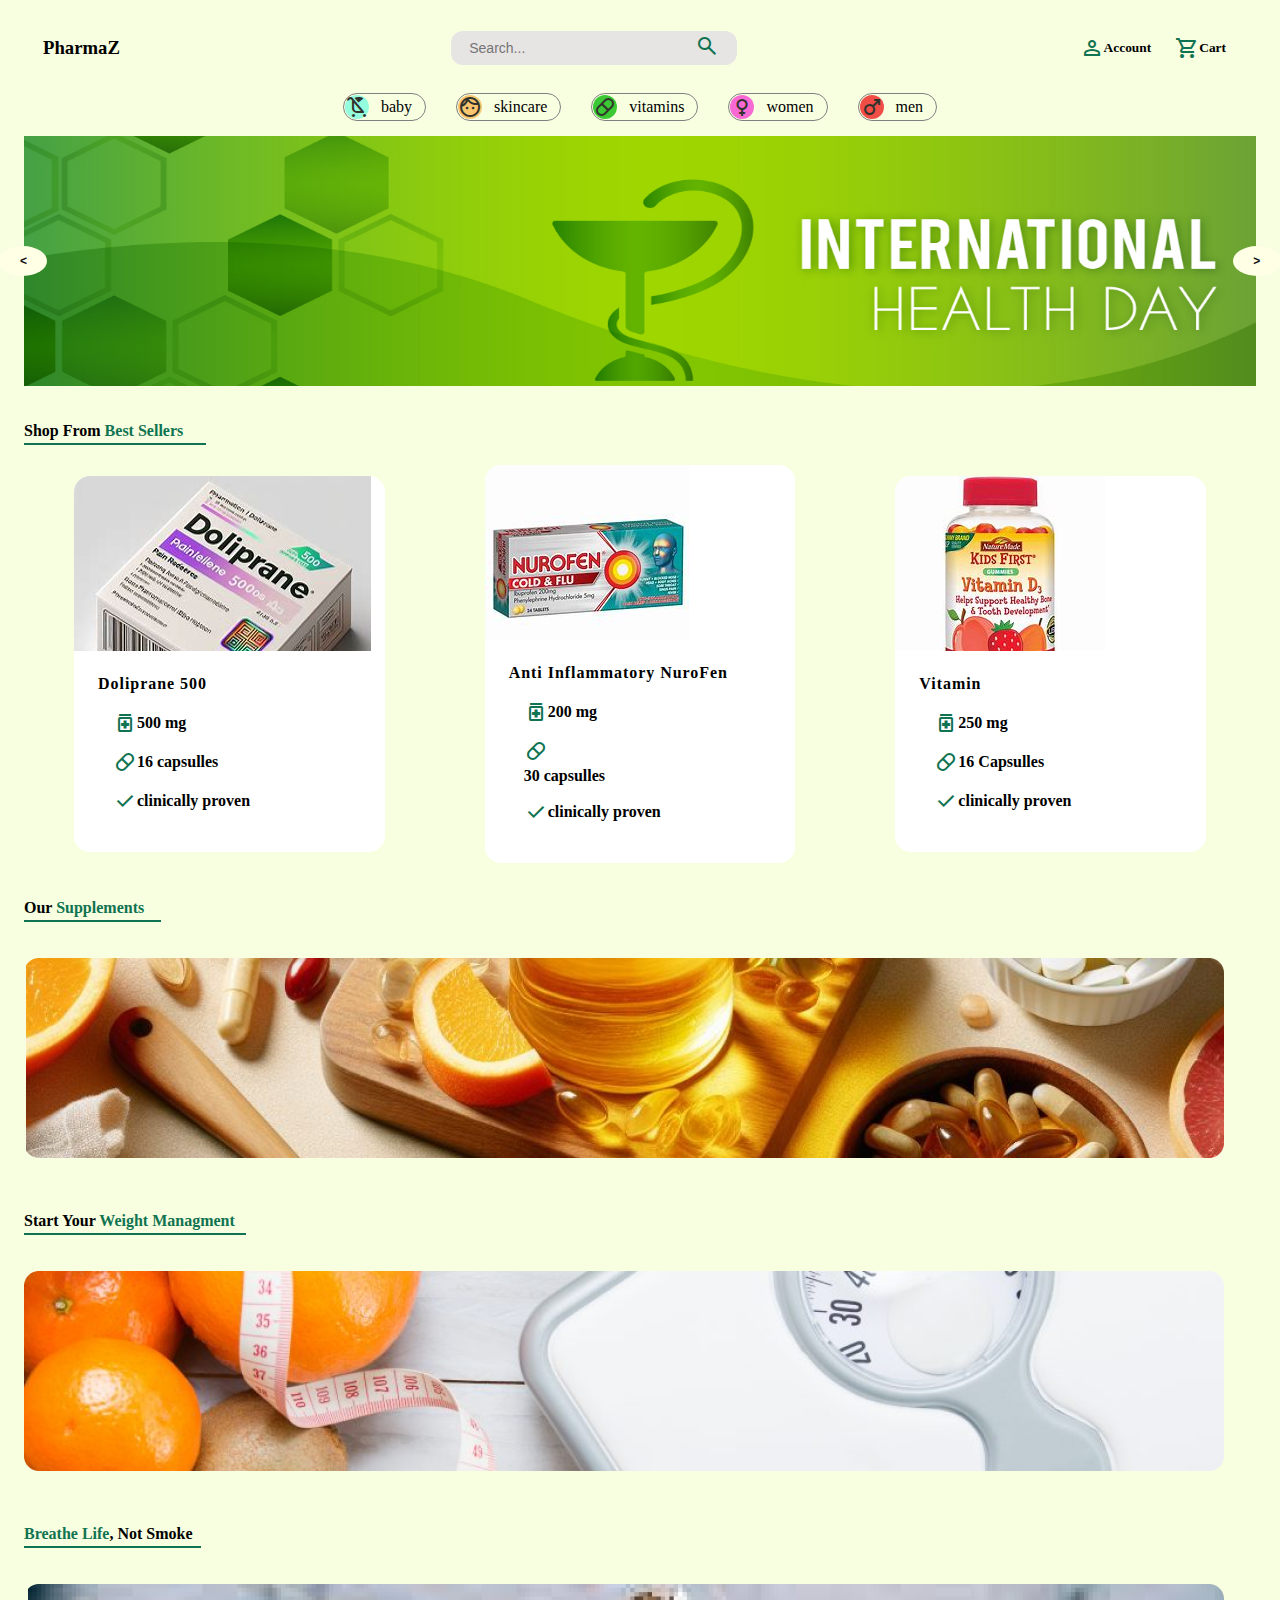
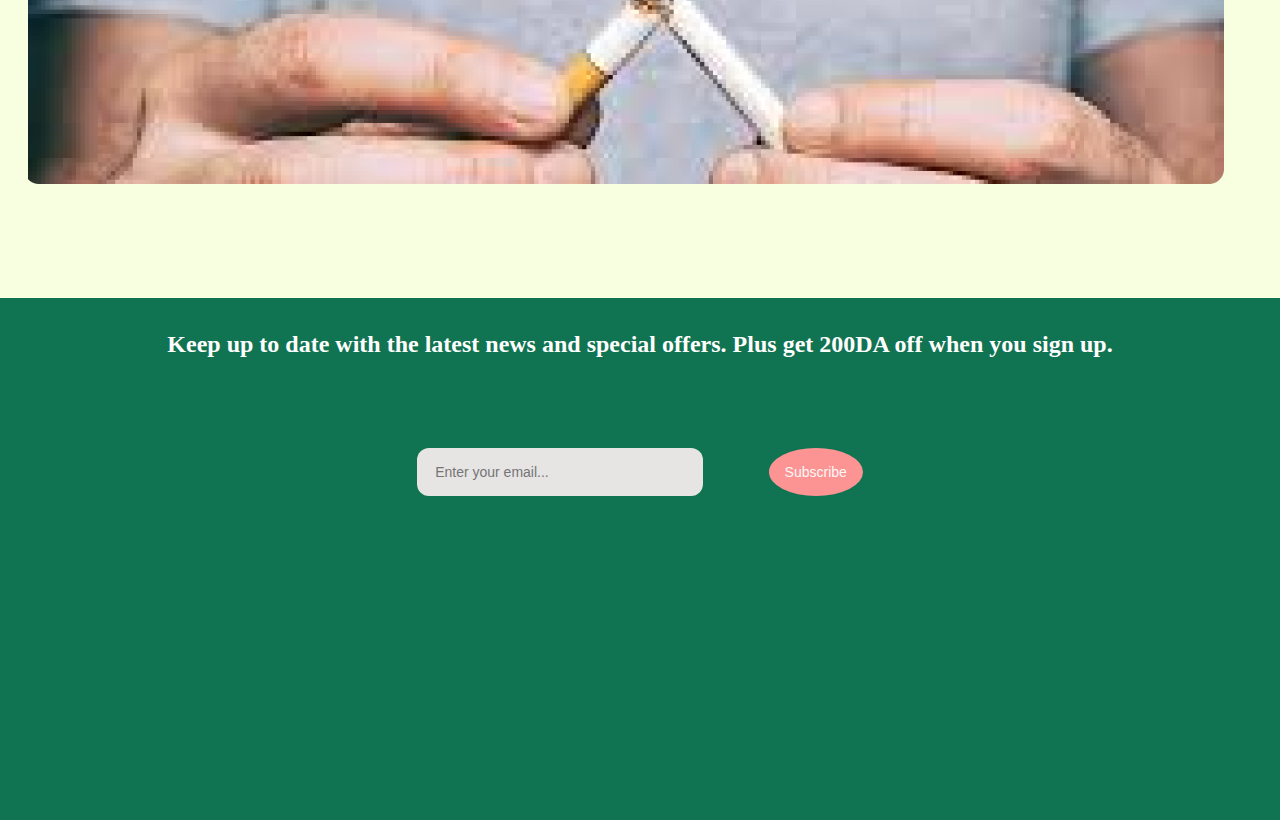
<file: index.html>
<!DOCTYPE html>
<html lang="en">
<head>
    <meta charset="UTF-8">
    <meta name="viewport" content="width=device-width, initial-scale=1.0">
    <title>PharmaZ</title>
    <link rel="stylesheet" href="model.css">
    <link rel="stylesheet" href="https://fonts.googleapis.com/css2?family=Material+Symbols+Outlined:opsz,wght,FILL,GRAD@20..48,100..700,0..1,-50..200" />
    <link rel="stylesheet" href="https://fonts.googleapis.com/css2?family=Material+Symbols+Outlined:opsz,wght,FILL,GRAD@20..48,100..700,0..1,-50..200" />
    <link rel="stylesheet" href="https://fonts.googleapis.com/css2?family=Material+Symbols+Outlined:opsz,wght,FILL,GRAD@20..48,100..700,0..1,-50..200" />
    <link rel="stylesheet" href="https://fonts.googleapis.com/css2?family=Material+Symbols+Outlined:opsz,wght,FILL,GRAD@20..48,100..700,0..1,-50..200" />
    <link rel="stylesheet" href="https://fonts.googleapis.com/css2?family=Material+Symbols+Outlined:opsz,wght,FILL,GRAD@20..48,100..700,0..1,-50..200" />
    <link rel="stylesheet" href="https://fonts.googleapis.com/css2?family=Material+Symbols+Outlined:opsz,wght,FILL,GRAD@20..48,100..700,0..1,-50..200" />
    <link rel="stylesheet" href="https://fonts.googleapis.com/css2?family=Material+Symbols+Outlined:opsz,wght,FILL,GRAD@20..48,100..700,0..1,-50..200" />
    <link rel="stylesheet" href="https://fonts.googleapis.com/css2?family=Material+Symbols+Outlined:opsz,wght,FILL,GRAD@20..48,100..700,0..1,-50..200" />
    <link rel="stylesheet" href="https://fonts.googleapis.com/css2?family=Material+Symbols+Outlined:opsz,wght,FILL,GRAD@20..48,100..700,0..1,-50..200" />
    <link rel="stylesheet" href="https://fonts.googleapis.com/css2?family=Material+Symbols+Outlined:opsz,wght,FILL,GRAD@20..48,100..700,0..1,-50..200" />
    <script src="carousel.js"></script>
</head>
<body>
    <div class="content">
    <nav class="navigation-bar">
        <a class="link" href="/"><h3 class="logo">PharmaZ</h3></a>
        <div class="search">
            <input type="text" placeholder="Search...">
            <a class="link" href="/search"><span class="material-symbols-outlined">
                search
            </span></a>
        </div>
        <div class="container">
            <div class="account">
                <span class="material-symbols-outlined">  
                    person
                </span>
                <a class="link" href="signup.html"><h6>account</h6></a>
            </div>
            <div class="basket">
                <span class="material-symbols-outlined">
                    shopping_cart
                </span>
                <a class="link" href="/d"><h6>cart</h6></a>
            </div>
        </div>
    </nav>

    <div>
        <ul>
            <li class="roundedicon">
                <span class="material-symbols-outlined rounded1">
                    child_friendly
                </span>
                <a class="link" href="categorie.html"><p class="item-name">baby</p></a>
            </li>
            <li class="roundedicon">
                <span class="material-symbols-outlined rounded2">
                    face
                </span>
                <a class="link" href="/d"><p class="item-name">skincare</p></a>
            </li>
            <li class="roundedicon">
                <span class="material-symbols-outlined rounded3">
                    pill
                </span>
                <a class="link" href="categorie_vitamins.html"><p class="item-name">vitamins</p></a>
            </li>
            <li class="roundedicon">
                <span class="material-symbols-outlined rounded4">
                    female
                </span>
                <a class="link" href="/d"><p class="item-name">women</p></a>
            </li>
            <li class="roundedicon">
                <span class="material-symbols-outlined rounded5">
                    male
                </span>
                <a class="link" href="/d"><p class="item-name">men</p></a>
            </li>
        </ul>
    </div>
                                                 <!-- carousel HTML -->
        <main class="carousel-container">
            <div class="carousel">
              <div class="item active">
                <img src="image/add1.png" alt="Image 1" />
                <p class="caption">Caption for Image 1</p>
              </div>
              <div class="item">
                <img src="image/add2.png" alt="Image 2" />
                <p class="caption">Caption for Image 2</p>
              </div>
              <div class="item">
                <img src="image/add3.png" alt="Image 3" />
                <p class="caption">Caption for Image 3</p>
              </div>
            </div>
            <button class="btn prev"><</button>
            <button class="btn next">></button>
            <div class="dots"></div>
          </main>
     <br> <br>
    <p id="section_title">Shop From <span id="green_color">Best Sellers</span></p> 
    <div class="line"></div>

                                                        <!-- Card HTML -->
<div>
    <section class="articles">
        <article>
          <div class="article-wrapper">
            <figure>
              <img src="image/doliprane 500.png" alt="" />
            </figure>
            <div class="article-body">
              <h2>Doliprane 500</h2>
                    <li class="card_list">
                        <span class="material-symbols-outlined">
                            medication
                         </span>      
                         <h4> 500 mg</h4>         
                    </li>
                    <a class="link" href="#"><li class="card_list">
                        <span class="material-symbols-outlined">
                            pill
                        </span>
                        <h4> 16 capsulles</h4>
                    </li></a>
                    <li class="card_list">
                        <span class="material-symbols-outlined">
                            check
                         </span>
                         <h4> clinically proven</h4>
                    </li>
            </div>
          </div>
        </article>
        <article>
      
          <div class="article-wrapper">
            <figure>
              <img src="image/anti_inflammatoire_200mg.jpg" alt="" />
            </figure>
            <div class="article-body">
              <h2>Anti Inflammatory NuroFen</h2>
              <li class="card_list">
                <span class="material-symbols-outlined">
                    medication
                 </span>    
                 <h4> 200 mg</h4>               
            </li>
            <li class="card_list">
                <a class="link" href="#"><span class="material-symbols-outlined">
                    pill
                </span>
                <h4> 30 capsulles</h4>
            </li></a>
            <li class="card_list">
                <span class="material-symbols-outlined">
                    check
                 </span>
                 <h4> clinically proven</h4>
            </li>              
            </div>
          </div>
        </article>
        <article>
      
          <div class="article-wrapper">
            <figure>
              <img src="image/vitamin_2.jpg" alt="" />
            </figure>
            <div class="article-body">
              <h2>Vitamin</h2>
              <a class="link" href="#"><li class="card_list">
                <span class="material-symbols-outlined">
                    medication
                 </span>     
                 <h4> 250 mg</h4>              
            </li></a>
            <li class="card_list">
                <span class="material-symbols-outlined">
                    pill
                </span>
                <h4> 16 Capsulles</h4>
            </li>
            <li class="card_list">
                <span class="material-symbols-outlined">
                    check
                 </span>
                 <h4> clinically proven</h4>
            </li>              
            </div>
          </div>
        </article>
      </section>
</div>  
<br> <br>
<p id="section_title">Our <span id="green_color">Supplements</span></p> 
<div class="line2"> </div>     
<br><br>

<div class="poster"><a class="link" href="/d"><img src="image/Our_supplements.png" alt=""></a></div>
<br><br><br>
<p id="section_title">Start Your <span id="green_color">Weight Managment</span></p> 
<div class="line3"></div> 
<br><br>

<div class="poster"><a class="link" href="/d"><img src="image/Weight_managment.png" alt=""></a></div>
<br><br><br>
<p id="section_title"><span id="green_color"> Breathe Life</span>, Not Smoke </p> 
<div class="line4"></div> 
<br><br>

<div class="poster"><a class="link" href="/d"><img src="image/Breathe_Life.png" alt=""></a></div>
<br><br><br><br><br>
</div>

<footer>
    <div class="footer_part">
        <h2>Keep up to date with the latest news and special offers. Plus get 200DA off when you sign up.</h2>
        <div class="subscribtion">
        <div class="search">
            <input type="text" placeholder="Enter your email..."/>
        </div>
        <a class="link" href="signup.html"><button id="red_button">Subscribe</button></a>
        </div>
    </div>
</footer>

</body>
<script ></script>
</html>
</file>
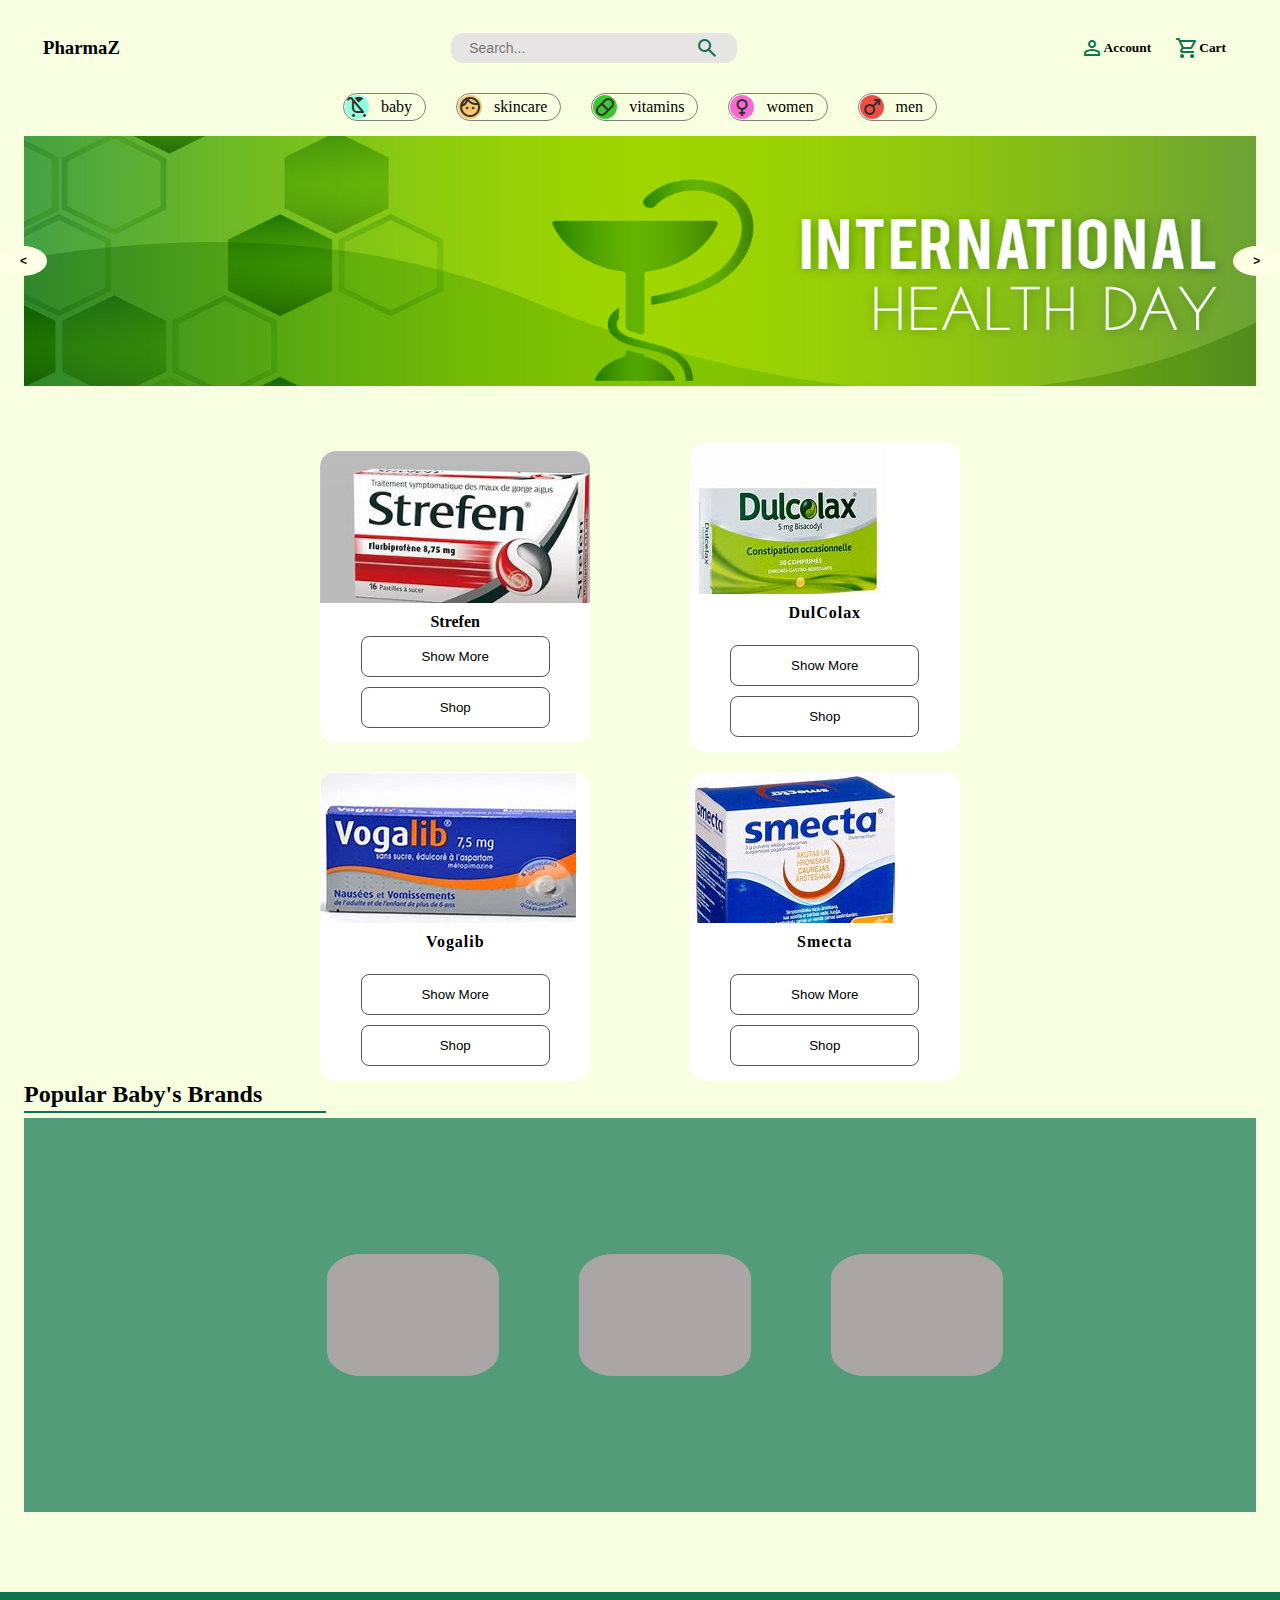
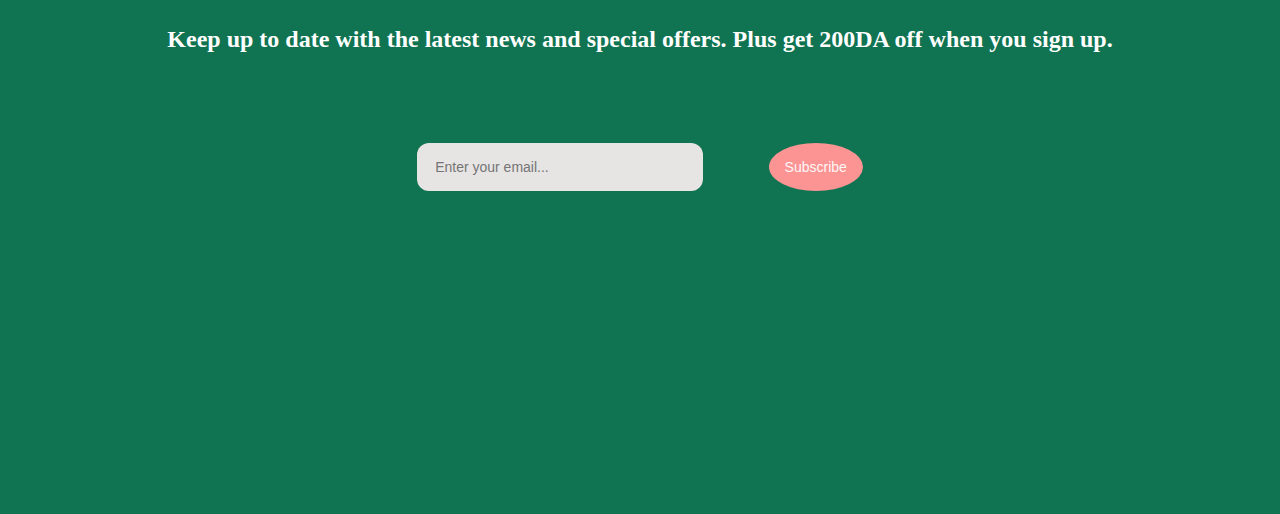
<file: categorie.html>
<!DOCTYPE html>
<html lang="en">
<head>
    <meta charset="UTF-8">
    <meta name="viewport" content="width=device-width, initial-scale=1.0">
    <title>PharmaZ</title>
    <link rel="stylesheet" href="model.css">
    <link rel="stylesheet" href="https://fonts.googleapis.com/css2?family=Material+Symbols+Outlined:opsz,wght,FILL,GRAD@20..48,100..700,0..1,-50..200" />
    <link rel="stylesheet" href="https://fonts.googleapis.com/css2?family=Material+Symbols+Outlined:opsz,wght,FILL,GRAD@20..48,100..700,0..1,-50..200" />
    <link rel="stylesheet" href="https://fonts.googleapis.com/css2?family=Material+Symbols+Outlined:opsz,wght,FILL,GRAD@20..48,100..700,0..1,-50..200" />
    <link rel="stylesheet" href="https://fonts.googleapis.com/css2?family=Material+Symbols+Outlined:opsz,wght,FILL,GRAD@20..48,100..700,0..1,-50..200" />
    <link rel="stylesheet" href="https://fonts.googleapis.com/css2?family=Material+Symbols+Outlined:opsz,wght,FILL,GRAD@20..48,100..700,0..1,-50..200" />
    <link rel="stylesheet" href="https://fonts.googleapis.com/css2?family=Material+Symbols+Outlined:opsz,wght,FILL,GRAD@20..48,100..700,0..1,-50..200" />
    <link rel="stylesheet" href="https://fonts.googleapis.com/css2?family=Material+Symbols+Outlined:opsz,wght,FILL,GRAD@20..48,100..700,0..1,-50..200" />
    <link rel="stylesheet" href="https://fonts.googleapis.com/css2?family=Material+Symbols+Outlined:opsz,wght,FILL,GRAD@20..48,100..700,0..1,-50..200" />
    <link rel="stylesheet" href="https://fonts.googleapis.com/css2?family=Material+Symbols+Outlined:opsz,wght,FILL,GRAD@20..48,100..700,0..1,-50..200" />
    <link rel="stylesheet" href="https://fonts.googleapis.com/css2?family=Material+Symbols+Outlined:opsz,wght,FILL,GRAD@20..48,100..700,0..1,-50..200" />
    <script src="carousel.js"></script> 
</head>
<body>
    <div class="content">
    <nav class="navigation-bar">
        <a class="link" href="/"><h3 class="logo">PharmaZ</h3></a>
        <div class="search">
            <input type="text" placeholder="Search...">
            <span class="material-symbols-outlined">
                search
            </span>
        </div>
        <div class="container">
            <div class="account">
                <span class="material-symbols-outlined">  
                    person
                </span>
                <a class="link" href="signup.html"><h6>account</h6></a>
            </div>
            <div class="basket">
                <span class="material-symbols-outlined">
                    shopping_cart
                </span>
                <a class="link" href="/d"><h6>cart</h6></a>
            </div>
        </div>
    </nav>

    <div>
        <ul>
            <li class="roundedicon">
                <span class="material-symbols-outlined rounded1">
                    child_friendly
                </span>
                <a class="link" href="categorie.html"><p class="item-name">baby</p></a>
            </li>
            <li class="roundedicon">
                <span class="material-symbols-outlined rounded2">
                    face
                </span>
                <a class="link" href="/d"><p class="item-name">skincare</p></a>
            </li>
            <li class="roundedicon">
                <span class="material-symbols-outlined rounded3">
                    pill
                </span>
                <a class="link" href="categorie_vitamins.html"><p class="item-name">vitamins</p></a>
            </li>
            <li class="roundedicon">
                <span class="material-symbols-outlined rounded4">
                    female
                </span>
                <a class="link" href="/d"><p class="item-name">women</p></a>
            </li>
            <li class="roundedicon">
                <span class="material-symbols-outlined rounded5">
                    male
                </span>
                <a class="link" href="/d"><p class="item-name">men</p></a>
            </li>
        </ul>
    </div>
                                               <!-- carousel HTML -->
         <main class="carousel-container">
          <div class="carousel">
            <div class="item active">
              <img src="image/add1.png" alt="Image 1" />
              <p class="caption">Caption for Image 1</p>
            </div>
            <div class="item">
              <img src="image/add2.png" alt="Image 2" />
              <p class="caption">Caption for Image 2</p>
           </div>
           <div class="item">
             <img src="image/add3.png" alt="Image 3" />
             <p class="caption">Caption for Image 3</p>
            </div>
           </div>
           <button class="btn prev"><</button>
           <button class="btn next">></button>
           <div class="dots"></div>
         </main>
  <br> <br> 
                                                          <!-- Card HTML -->
<div class="articles_categorie_wrapper">
    <section class="articles categorie">
        <article>
          <div class="article-wrapper">
            <figure>
              <img src="image/medic_2.jpg" alt="" />
            </figure>
            <div class="card_information">
              <h4>Strefen</h4>
              <button class="cat_btn"><a class="link" href="/ShowMore">Show More</a></button>
              <button class="cat_btn"><a class="link" href="/Shop"> Shop</button></a>
            </div>
          </div>
        </article>
        <article>
      
          <div class="article-wrapper">
            <figure>
              <img src="image/medic_1.jpg" alt="" />
            </figure>
            <div class="card_information">
              <h2>DulColax</h2>
              <button class="cat_btn"><a class="link" href="/ShowMore">Show More</a></button>
              <button class="cat_btn"><a class="link" href="/Shop"> Shop</button></a>   
            </div>
          </div>
        </article>
    </section>
</div>

<div class="articles_categorie_wrapper">
    <section class="articles categorie">
        <article>
          <div class="article-wrapper">
            <figure>
              <img src="image/medic_3.jpg" alt="" />
            </figure>
            <div class="card_information">
              <h2>Vogalib</h2>
              <button class="cat_btn"><a class="link" href="/ShowMore">Show More</a></button>
              <button class="cat_btn"><a class="link" href="/Shop"> Shop</button></a>
            </div>
          </div>
        </article>
        <article>
      
          <div class="article-wrapper">
            <figure>
              <img src="image/medic_4.jpg" alt="" />
            </figure>
            <div class="card_information">
              <h2>Smecta</h2>
              <button class="cat_btn"><a class="link" href="/ShowMore">Show More</a></button>
              <button class="cat_btn"><a class="link" href="/Shop"> Shop</button></a>
            </div>
          </div>
        </article>
    </section>
</div>
<h2 class="below_card_text">Popular Baby's Brands</h2>
<div class="line6"></div>
        <ul class="below_card">
           <a class="link" href="#"><li class="below_card_box"></li></a>
            <a class="link" href="#"><li class="below_card_box"></li></a>
            <a class="link" href="#"><li class="below_card_box"></li></a>
        </ul>
        </div>
<footer>
    <div class="footer_part">
        <h2>Keep up to date with the latest news and special offers. Plus get 200DA off when you sign up.</h2>
        <div class="subscribtion">
        <div class="search">
            <input type="text" placeholder="Enter your email..."/>
        </div>
        <a class="link" href="signup.html"><button id="red_button">Subscribe</button></a>
        </div>
    </div>
</footer>
</file>
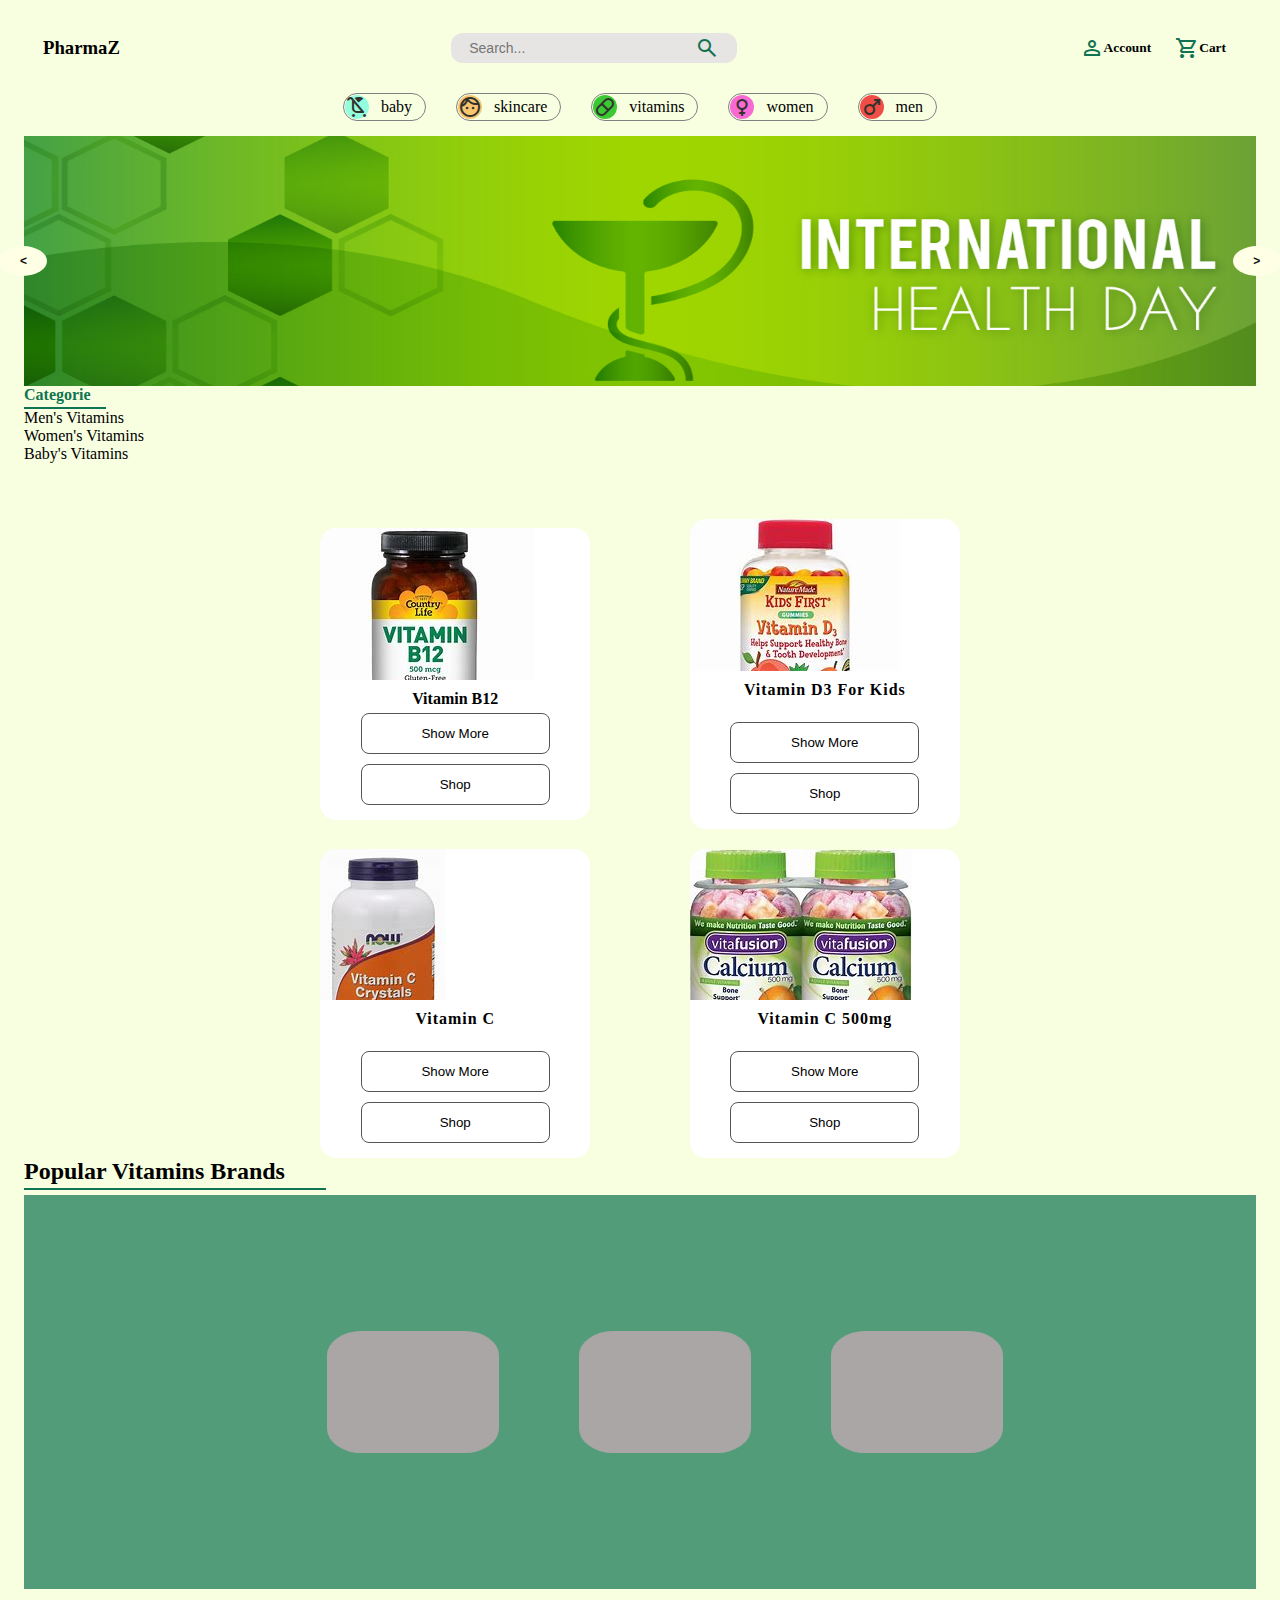
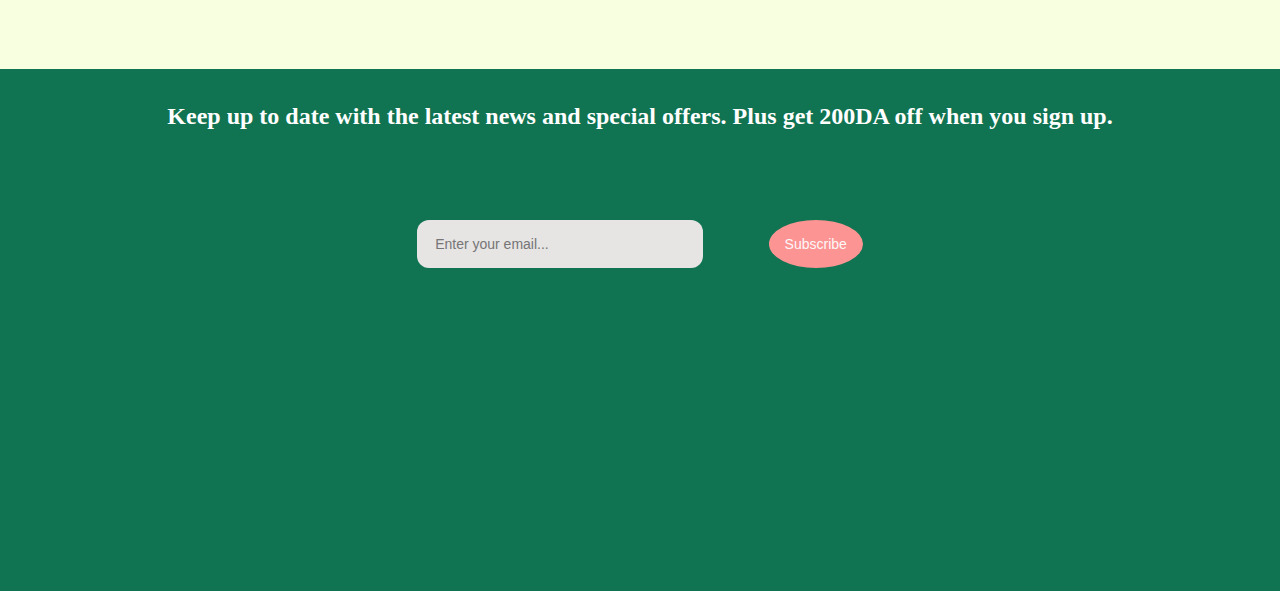
<file: categorie_vitamins.html>
<!DOCTYPE html>
<html lang="en">
<head>
    <meta charset="UTF-8">
    <meta name="viewport" content="width=device-width, initial-scale=1.0">
    <title>PharmaZ</title>
    <link rel="stylesheet" href="model.css">
    <link rel="stylesheet" href="https://fonts.googleapis.com/css2?family=Material+Symbols+Outlined:opsz,wght,FILL,GRAD@20..48,100..700,0..1,-50..200" />
    <link rel="stylesheet" href="https://fonts.googleapis.com/css2?family=Material+Symbols+Outlined:opsz,wght,FILL,GRAD@20..48,100..700,0..1,-50..200" />
    <link rel="stylesheet" href="https://fonts.googleapis.com/css2?family=Material+Symbols+Outlined:opsz,wght,FILL,GRAD@20..48,100..700,0..1,-50..200" />
    <link rel="stylesheet" href="https://fonts.googleapis.com/css2?family=Material+Symbols+Outlined:opsz,wght,FILL,GRAD@20..48,100..700,0..1,-50..200" />
    <link rel="stylesheet" href="https://fonts.googleapis.com/css2?family=Material+Symbols+Outlined:opsz,wght,FILL,GRAD@20..48,100..700,0..1,-50..200" />
    <link rel="stylesheet" href="https://fonts.googleapis.com/css2?family=Material+Symbols+Outlined:opsz,wght,FILL,GRAD@20..48,100..700,0..1,-50..200" />
    <link rel="stylesheet" href="https://fonts.googleapis.com/css2?family=Material+Symbols+Outlined:opsz,wght,FILL,GRAD@20..48,100..700,0..1,-50..200" />
    <link rel="stylesheet" href="https://fonts.googleapis.com/css2?family=Material+Symbols+Outlined:opsz,wght,FILL,GRAD@20..48,100..700,0..1,-50..200" />
    <link rel="stylesheet" href="https://fonts.googleapis.com/css2?family=Material+Symbols+Outlined:opsz,wght,FILL,GRAD@20..48,100..700,0..1,-50..200" />
    <link rel="stylesheet" href="https://fonts.googleapis.com/css2?family=Material+Symbols+Outlined:opsz,wght,FILL,GRAD@20..48,100..700,0..1,-50..200" />
    <script src="carousel.js"></script> 
</head>
<body>
    <div class="content">
    <nav class="navigation-bar">
        <a class="link" href="/"><h3 class="logo">PharmaZ</h3></a>
        <div class="search">
            <input type="text" placeholder="Search...">
            <span class="material-symbols-outlined">
                search
            </span>
        </div>
        <div class="container">
            <div class="account">
                <span class="material-symbols-outlined">  
                    person
                </span>
                <a class="link" href="signup.html"><h6>account</h6></a>
            </div>
            <div class="basket">
                <span class="material-symbols-outlined">
                    shopping_cart
                </span>
                <a class="link" href="/d"><h6>cart</h6></a>
            </div>
        </div>
    </nav>

    <div>
        <ul>
            <li class="roundedicon">
                <span class="material-symbols-outlined rounded1">
                    child_friendly
                </span>
                <a class="link" href="categorie.html"><p class="item-name">baby</p></a>
            </li>
            <li class="roundedicon">
                <span class="material-symbols-outlined rounded2">
                    face
                </span>
                <a class="link" href="/d"><p class="item-name">skincare</p></a>
            </li>
            <li class="roundedicon">
                <span class="material-symbols-outlined rounded3">
                    pill
                </span>
                <a class="link" href="/d"><p class="item-name">vitamins</p></a>
            </li>
            <li class="roundedicon">
                <span class="material-symbols-outlined rounded4">
                    female
                </span>
                <a class="link" href="/d"><p class="item-name">women</p></a>
            </li>
            <li class="roundedicon">
                <span class="material-symbols-outlined rounded5">
                    male
                </span>
                <a class="link" href="/d"><p class="item-name">men</p></a>
            </li>
        </ul>
    </div>
                                               <!-- carousel HTML -->
         <main class="carousel-container">
          <div class="carousel">
            <div class="item active">
              <img src="image/add1.png" alt="Image 1" />
              <p class="caption">Caption for Image 1</p>
            </div>
            <div class="item">
              <img src="image/add2.png" alt="Image 2" />
              <p class="caption">Caption for Image 2</p>
           </div>
           <div class="item">
             <img src="image/add3.png" alt="Image 3" />
             <p class="caption">Caption for Image 3</p>
            </div>
           </div>
           <button class="btn prev"><</button>
           <button class="btn next">></button>
           <div class="dots"></div>
         </main>
         <p id="section_title"><span id="green_color">Categorie</span></p> 
        <div class="line5"> </div>    
        <p>Men's Vitamins</p>
        <p>Women's Vitamins</p>
        <p>Baby's Vitamins</p>         
  <br> <br> 
                                                          <!-- Card HTML -->
<div class="articles_categorie_wrapper">
    <section class="articles categorie">
        <article>
          <div class="article-wrapper">
            <figure>
              <img class="vitamin" src="image/vitamin_1.jpg" alt="" />
            </figure>
            <div class="card_information">
              <h4>Vitamin B12</h4>
              <button class="cat_btn"><a class="link" href="/ShowMore">Show More</a></button>
              <button class="cat_btn"><a class="link" href="/Shop"> Shop</button></a>
            </div>
          </div>
        </article>
        <article>
      
          <div class="article-wrapper">
            <figure>
              <img class="vitamin" src="image/vitamin_2.jpg" alt="" />
            </figure>
            <div class="card_information">
              <h2>Vitamin D3 For Kids</h2>
              <button class="cat_btn"><a class="link" href="/ShowMore">Show More</a></button>
              <button class="cat_btn"><a class="link" href="/Shop"> Shop</button></a>   
            </div>
          </div>
        </article>
    </section>
</div>

<div class="articles_categorie_wrapper">
    <section class="articles categorie">
        <article>
          <div class="article-wrapper">
            <figure>
              <img class="vitamin" src="image/vitamin_3.jpg" alt="" />
            </figure>
            <div class="card_information">
              <h2>Vitamin C</h2>
              <button class="cat_btn"><a class="link" href="/ShowMore">Show More</a></button>
              <button class="cat_btn"><a class="link" href="/Shop"> Shop</button></a>
            </div>
          </div>
        </article>
        <article>
      
          <div class="article-wrapper">
            <figure>
              <img class="vitamin" src="image/vitamin_4.jpg" alt="" />
            </figure>
            <div class="card_information">
              <h2>Vitamin C 500mg</h2>
              <button class="cat_btn"><a class="link" href="/ShowMore">Show More</a></button>
              <button class="cat_btn"><a class="link" href="/Shop"> Shop</button></a>
            </div>
          </div>
        </article>
    </section>
</div>
        <h2 class="below_card_text">Popular Vitamins Brands</h2>
        <div class="line6"></div>
        <ul class="below_card">
          <a class="link" href="#"><li class="below_card_box"></li></a>
          <a class="link" href="#"><li class="below_card_box"></li></a>
          <a class="link" href="#"><li class="below_card_box"></li></a>
        </ul>
        </div>
<footer>
    <div class="footer_part">
        <h2>Keep up to date with the latest news and special offers. Plus get 200DA off when you sign up.</h2>
        <div class="subscribtion">
        <div class="search">
            <input type="text" placeholder="Enter your email..."/>
        </div>
        <a class="link" href="signup.html"><button id="red_button">Subscribe</button></a>
        </div>
    </div>
</footer>
</file>
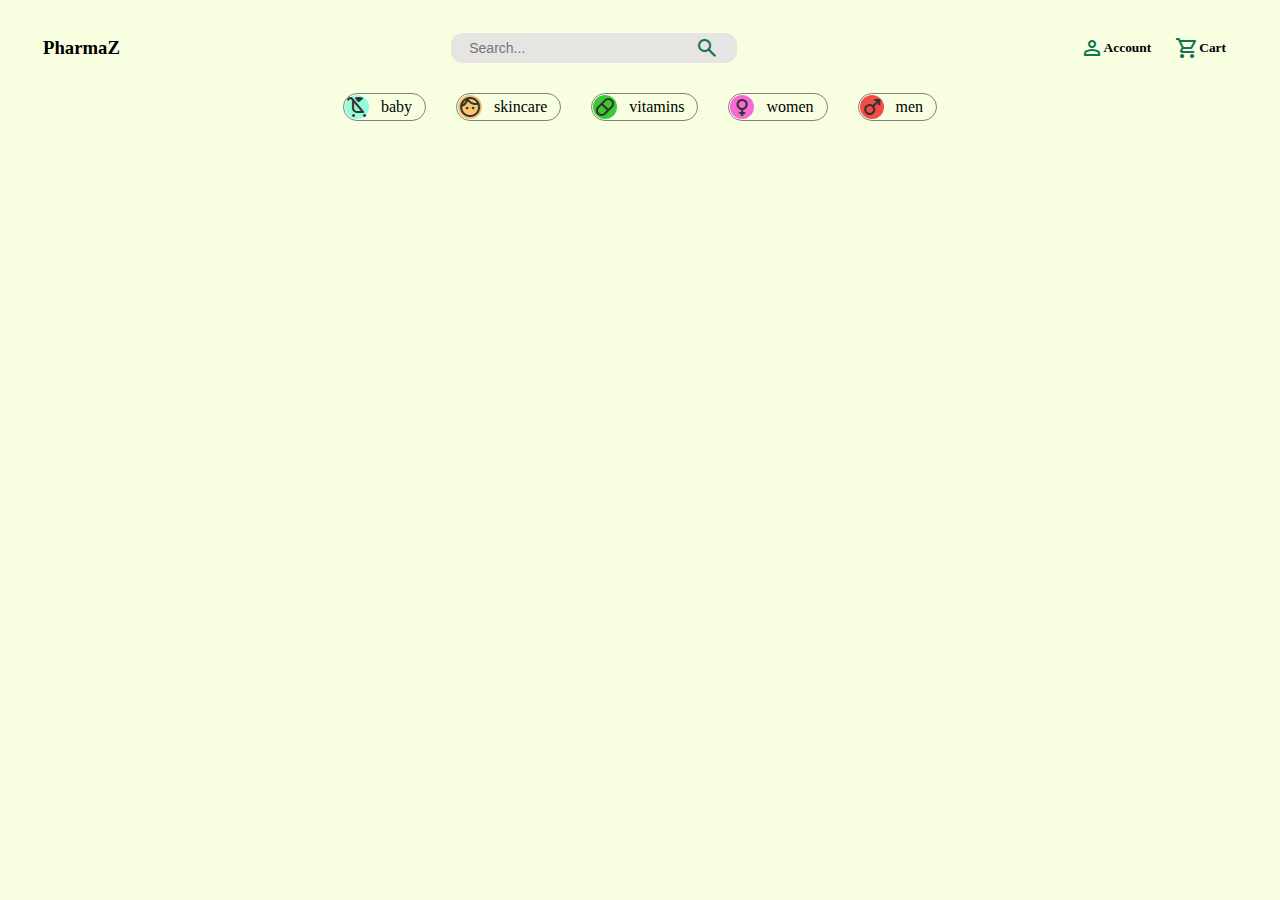
<file: shop.html>
<!DOCTYPE html>
<html lang="en">
<head>
    <meta charset="UTF-8">
    <meta name="viewport" content="width=device-width, initial-scale=1.0">
    <title>PharmaZ</title>
    <link rel="stylesheet" href="model.css">
    <link rel="stylesheet" href="https://fonts.googleapis.com/css2?family=Material+Symbols+Outlined:opsz,wght,FILL,GRAD@20..48,100..700,0..1,-50..200" />
    <link rel="stylesheet" href="https://fonts.googleapis.com/css2?family=Material+Symbols+Outlined:opsz,wght,FILL,GRAD@20..48,100..700,0..1,-50..200" />
    <link rel="stylesheet" href="https://fonts.googleapis.com/css2?family=Material+Symbols+Outlined:opsz,wght,FILL,GRAD@20..48,100..700,0..1,-50..200" />
    <link rel="stylesheet" href="https://fonts.googleapis.com/css2?family=Material+Symbols+Outlined:opsz,wght,FILL,GRAD@20..48,100..700,0..1,-50..200" />
    <link rel="stylesheet" href="https://fonts.googleapis.com/css2?family=Material+Symbols+Outlined:opsz,wght,FILL,GRAD@20..48,100..700,0..1,-50..200" />
    <link rel="stylesheet" href="https://fonts.googleapis.com/css2?family=Material+Symbols+Outlined:opsz,wght,FILL,GRAD@20..48,100..700,0..1,-50..200" />
    <link rel="stylesheet" href="https://fonts.googleapis.com/css2?family=Material+Symbols+Outlined:opsz,wght,FILL,GRAD@20..48,100..700,0..1,-50..200" />
    <link rel="stylesheet" href="https://fonts.googleapis.com/css2?family=Material+Symbols+Outlined:opsz,wght,FILL,GRAD@20..48,100..700,0..1,-50..200" />
    <link rel="stylesheet" href="https://fonts.googleapis.com/css2?family=Material+Symbols+Outlined:opsz,wght,FILL,GRAD@20..48,100..700,0..1,-50..200" />
    <link rel="stylesheet" href="https://fonts.googleapis.com/css2?family=Material+Symbols+Outlined:opsz,wght,FILL,GRAD@20..48,100..700,0..1,-50..200" />
    <script src="carousel.js"></script> 
</head>
<body>
    <div class="content">
    <nav class="navigation-bar">
        <a class="link" href="/"><h3 class="logo">PharmaZ</h3></a>
        <div class="search">
            <input type="text" placeholder="Search...">
            <span class="material-symbols-outlined">
                search
            </span>
        </div>
        <div class="container">
            <div class="account">
                <span class="material-symbols-outlined">  
                    person
                </span>
                <a class="link" href="signup.html"><h6>account</h6></a>
            </div>
            <div class="basket">
                <span class="material-symbols-outlined">
                    shopping_cart
                </span>
                <a class="link" href="/d"><h6>cart</h6></a>
            </div>
        </div>
    </nav>

    <div>
        <ul>
            <li class="roundedicon">
                <span class="material-symbols-outlined rounded1">
                    child_friendly
                </span>
                <a class="link" href="categorie.html"><p class="item-name">baby</p></a>
            </li>
            <li class="roundedicon">
                <span class="material-symbols-outlined rounded2">
                    face
                </span>
                <a class="link" href="/d"><p class="item-name">skincare</p></a>
            </li>
            <li class="roundedicon">
                <span class="material-symbols-outlined rounded3">
                    pill
                </span>
                <a class="link" href="/d"><p class="item-name">vitamins</p></a>
            </li>
            <li class="roundedicon">
                <span class="material-symbols-outlined rounded4">
                    female
                </span>
                <a class="link" href="/d"><p class="item-name">women</p></a>
            </li>
            <li class="roundedicon">
                <span class="material-symbols-outlined rounded5">
                    male
                </span>
                <a class="link" href="/d"><p class="item-name">men</p></a>
            </li>
        </ul>
    </div>
</file>
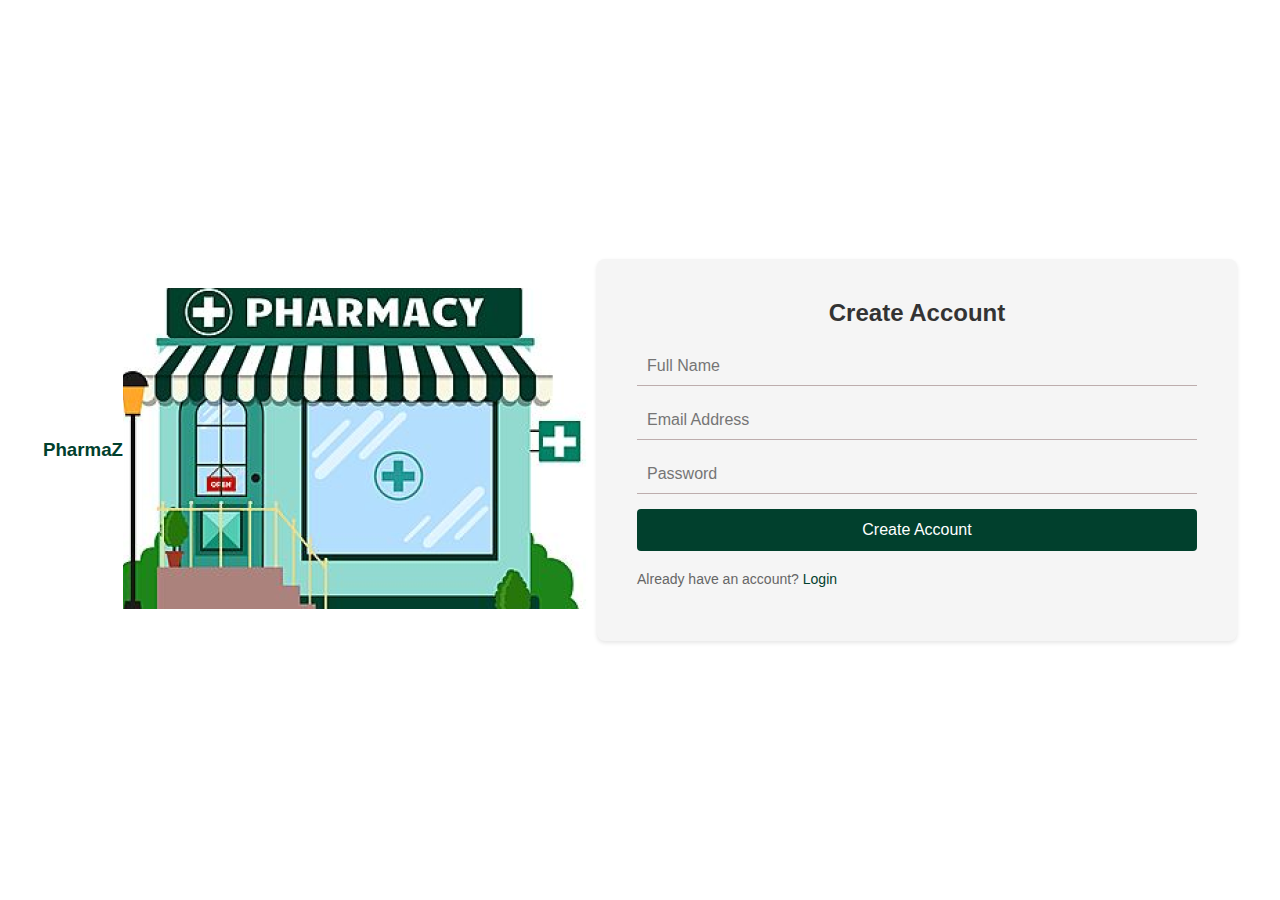
<file: signup.html>
<!DOCTYPE html>
<html lang="en">
  <head>
    <meta charset="UTF-8" />
    <meta name="viewport" content="width=device-width, initial-scale=1.0" />
    <title>Create Account</title>
    <a class="link" href="index.html"><h3 class="logo">PharmaZ</h3></a>
    <style>
      body {
        font-family: Arial, sans-serif;
        background-color: white;
        display: flex;
        justify-content: center;
        align-items: center;
        height: 100vh;
        margin: 0;
      }

      .container {
        width: 600px;
        padding: 20px;
        background-color: #f5f5f5;
        border-radius: 8px;
        box-shadow: 0 2px 4px rgba(0, 0, 0, 0.1);
        display: flex;
      }
.form-container {
        flex: 1;
        padding: 20px;
      }

      .pic img {
        max-width: 100%;
        height: auto;
      }

      h2 {
        color: #333;
        font-size: 24px;
        margin-top: 0;
        margin-bottom: 20px;
        text-align: center;
      }

input {
        width: 100%;
        padding: 10px;
        margin-bottom: 15px;
        background-color: #f5f5f5;
        font-size: 16px;
        box-sizing: border-box;
        border-bottom: 1px solid #bdadad;
        border-top: none;
        border-left: none;
        border-right: none;
        font-family: "Poppins", sans-serif;
      }
button {
        width: 100%;
        padding: 12px;
        background-color: #01402d;
        color: #fff;
        border: none;
        border-radius: 4px;
        font-size: 16px;
        cursor: pointer;
        transition: background-color 0.3s ease;
      }

      button:hover {
        background-color: #01402d;
      }

      p {
        margin-top: 20px;
        font-size: 14px;
        color: #666;
      }
a {
        color: #01402d;
        text-decoration: none;
        transition: opacity 0.3s ease;
      }

      a:hover {
        opacity: 0.8;

}
    </style>
  </head>
  <body>
    <div class="pic">
      <img src="image/signup.webp" alt="Image" />
    </div>
    <div class="container">
      <div class="form-container">
        <h2>Create Account</h2>
        <input id="name" type="text" placeholder="Full Name" required />
        <input id="email" type="email" placeholder="Email Address" required />
        <input id="password" type="password" placeholder="Password" />
        <button type="submit">Create Account</button>
        <p>Already have an account? <a href="login.html">Login</a></p>
      </div>
    </div>
  </body>
</html>
</file>
<file: model.css>
*{
    padding: 0;
    margin: 0;
}

body{
  max-width: 100%;
  background-color: #F8FFE0;
}

.content{
    margin: 24px !important;

}

.navigation-bar{
    margin: 6px;
    display: flex;
    justify-content: space-between;
    align-items: center;
}

.logo{
    padding-left: 13px;
    padding-right: 13px;
}

.search{
    width: 250px;
    padding: 3px;
    padding-left: 18px;
    padding-right: 18px;
    background-color: #E7E4E4;
    border-radius: 12px;
    display: flex;
    justify-content: space-between;
    align-items: center;
}
.link{
    text-decoration: none;
    color: black;
}

.search input{
    font-size: 14px;
    background-color: #E7E4E4;
    border: none;
    outline: none; 
    align-items: center;
}
.search input:active,
.search input:focus{
    border: none;
}
.container{
    display: flex;
    justify-content: space-around;

    margin-left: 12px;
    margin-right: 12px;
}
.account, .basket{
    display: flex;
    align-items: center;
    padding: 12px;
    font-size: 20px;
    text-transform: capitalize;
}
.material-symbols-outlined{
    color: #107351;
    border-radius: 20%;
}
ul{
    display: flex;
    justify-content: center;
}

li{
    display: flex;
    justify-content: center;
    align-items: center;
    list-style-type: none;
    margin: 15px;
}
.material-symbols-outlined.rounded1{
  background-color: #7BFDDE;
  color: black;
  opacity: 0.8;
  border-radius: 50%;
}
.material-symbols-outlined.rounded2{
  background-color: #FAB854;
  color: black;
  opacity: 0.8;
  border-radius: 50%;
}
.material-symbols-outlined.rounded3{
  background-color: #0EBB0A;
  color: black;
  opacity: 0.8;
  border-radius: 50%;
}
.material-symbols-outlined.rounded4{
  background-color: #FA44D2;
  color:black;
  opacity: 0.8;
  border-radius: 50%;
}
.material-symbols-outlined.rounded5{
  background-color: #f02121;
  color: black;
  opacity: 0.8;
  border-radius: 50%;
}
.roundedicon {
    padding: 1px;
    border: 1px solid grey;
    border-radius: 20px;
}

.rounded{
    width: 25px;
    height: 25px;
    border-radius: 50%;
    align-items: center;
    justify-content: center;
    display: flex;
    padding: 2px;
}
.item-name{
    padding-right: 12px;
    padding-left: 12px;

}
.material-symbols-outlined.rounded{
    color: #C1C1BD;
}
section.ads{
    margin: 15px;
    height: 200px;
    background-color: #D9D9D9;
    width: 100%;
    display: flex;
    align-items: center;
    justify-content: center;
}
#green_color{
  color: #107351;
}
.line{
  margin-top: 3px;
  border: 1px solid #107351;
  width: 180px;
}
.line2{
  margin-top: 3px;
  border: 1px solid #107351;
  width: 135px;
}
.line3{
  margin-top: 3px;
  border: 1px solid #107351;
  width: 220px;
}
.line4{
  margin-top: 3px;
  border: 1px solid #107351;
  width: 175px;
}
.line5{
  margin-top: 3px;
  border: 1px solid #107351;
  width: 80px;
}
.line6{
  margin-top: 3px;
  border: 1.86px solid #107351;
  width: 300px;
}
.poster{
  height: 200px;

}
#section_title{
  font-weight: 600;
}

.card_list{
  justify-content: flex-start;
}
.card_information{
  display: flex;
  flex-direction: column;
  margin-top: 10px;
  margin-bottom: 10px;
  justify-content: center;
  align-items: center;
}
.cat_btn{
  padding: 12px;
  background-color: white;
  border: 1px solid #555;
  border-radius: 8px;
  margin-top: 5px;
  margin-bottom: 5px;
  width: 70%;
  cursor: pointer;
}
.below_card{
  border: 1px solid #539C7A;
  background-color: #539C7A;
  padding: 70px;
  margin-top: 5px;
  margin-bottom: 80px;
  display: flex;
}
.below_card_box{
  border: 1px solid #AAA6A6;
  background-color: #AAA6A6;
  border-radius: 20%;
  width: 20%;
  padding: 60px;
  display: flex;
  align-items: center;
  justify-content: center;
  margin: 65px;
}
.vitamin{
  display: flex;
  align-items: center;
  justify-content: center;
}
.footer_part{
  border: 1px solid #107351;
  background-color: #107351;
  height: 320px;
  margin: 0 !important; 
}







                                                        /* Carousel CSS */

  .carousel-container {
    height: 250px;
    margin: auto;
    position: relative;
    display: flex;
    flex-direction: column;
    gap: var(--lx-gap);
  
    .carousel {
      aspect-ratio: 16/9;
      width: 100%;
      position: relative;
      overflow: hidden;
  
      .item {
        opacity: 0;
        width: 100%;
        height: 100%;
        display: none;
        transition: opacity 0.5s ease-in-out;
  
        img {
          width: 100%;
          height: 100%;
          object-fit: cover;
          object-position: center;
        }
  
        .caption {
            display: none;
          width: 100%;
          padding: var(--lx-space-01);
          position: absolute;
          bottom: 0;
          text-transform: uppercase;
          text-align: center;
          font-size: 12px;
          background-color: rgba(0, 0, 0, 0.5);
        }
  
        &.active {
          opacity: 1;
          display: block;
        }
      }
    }
  
    .btn {
      padding: 1em 2em;
      position: absolute;
      transform: translateY(-50%);
      top: 50%;
      outline: none;
      border: none;
      cursor: pointer;
      text-transform: uppercase;
      font-size: 12px;
      font-weight: 900;
      color: #10100e;
      background-color: #ffffe6;
      transition: transform 0.2s ease-in-out;
  
      &:active,
      &:focus {
        transform: translateY(-50%) scale(0.9);
      }
  
      &:hover {
        transform: translateY(-50%) scale(0.96);
      }
    }
  
    .prev {
      left: -2%;
      width: 30px;
      height: 30px;
      border-radius: 50%;
      display: flex;
    align-items: center;
    justify-content: center;
    }
  
    .next {
        right: -2%;
        width: 30px;
        height: 30px;
        border-radius: 50%;
        display: flex;
    align-items: center;
    justify-content: center;
    }
  
    .dots {
      display: none;
      align-items: center;
      justify-content: center;
      gap: 10px;
  
      .dot {
        cursor: pointer;
        height: 10px;
        width: 10px;
        background-color: #242421;
        transition: background-color 0.2s ease;
  
        &.active,
        &:hover {
          background-color: #ffffe6;
        }
      }
    }
  }

                                                    /* Card CSS */
.articles{
  margin-top: 20px;
  display: flex;
  align-items: center;
  justify-content: center;
}
article {
  width: 80%;
  position: relative;
  border-radius: 16px;
  box-shadow: none;
  background: #fff;
  transform-origin: center;
  transition: all 0.4s ease-in-out;
  overflow: hidden;
  margin-right: 50px;
  margin-left: 50px;
  
}
.articles_categorie_wrapper{
  display: flex;
  justify-content: center;
  align-items: center;
}
.articles.categorie{
  width: 60%;
}

article a::after {
  position: absolute;
  inset-block: 0;
  inset-inline: 0;
  cursor: pointer;
  content: "";
}

article h2 {
  margin: 0 0 18px 0;
  font-size: 16px;
  letter-spacing: 0.06em;
  color: var(--title-color);
  transition: color 0.3s ease-out;
}

figure {
  margin: 0;
  padding: 0;
  aspect-ratio: 16 / 9;
  overflow: hidden;
}

article img {
  max-width: 100%;
  transform-origin: center;
  transform: scale(var(--img-scale));
  transition: transform 0.4s ease-in-out;
}

.article-body {
  padding: 24px;
}

article:has(:hover, :focus) {
  --img-scale: 1.1;
  --title-color: #28666e;
  --link-icon-translate: 0;
  --link-icon-opacity: 1;
  box-shadow: rgba(0, 0, 0, 0.16) 0px 10px 36px 0px, rgba(0, 0, 0, 0.06) 0px 0px 0px 1px;
}


                                         /* Footer part */
                                         
.footer_part{
  color: white;
  margin: 100px;
  padding-bottom: 200px;
  display: flex;
  align-items: center;
  justify-content: center;
  flex-direction: column;
}
.subscribtion{
  display: flex;
  margin: 90px;
  border-radius: 50%;
  width: 40%;
  justify-content: space-around;
}
#red_button{
  font-size: 14px;
  padding: 16px;
  background-color: #FC9494;
  border-radius: 50%;
  color: #FCF7F7;
  border: none;
  outline: none; 
  align-items: center;
}
</file>
